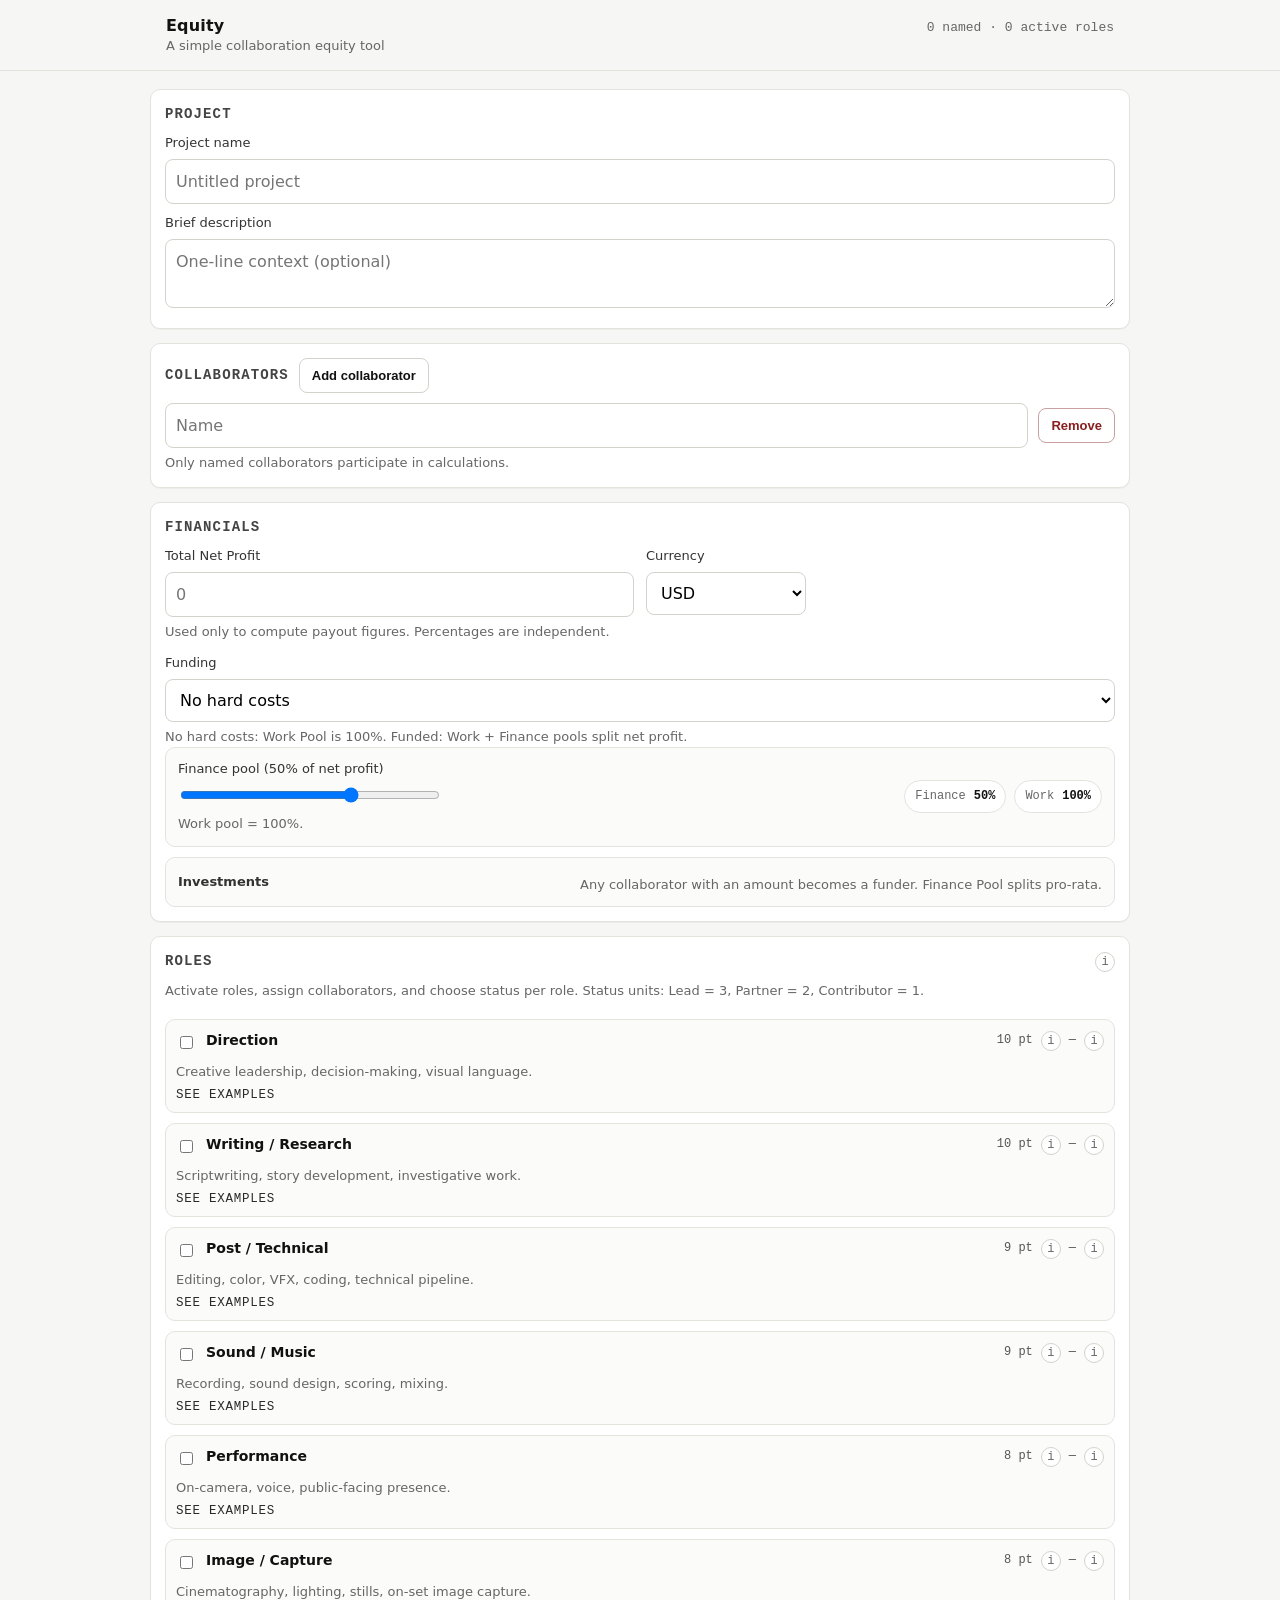
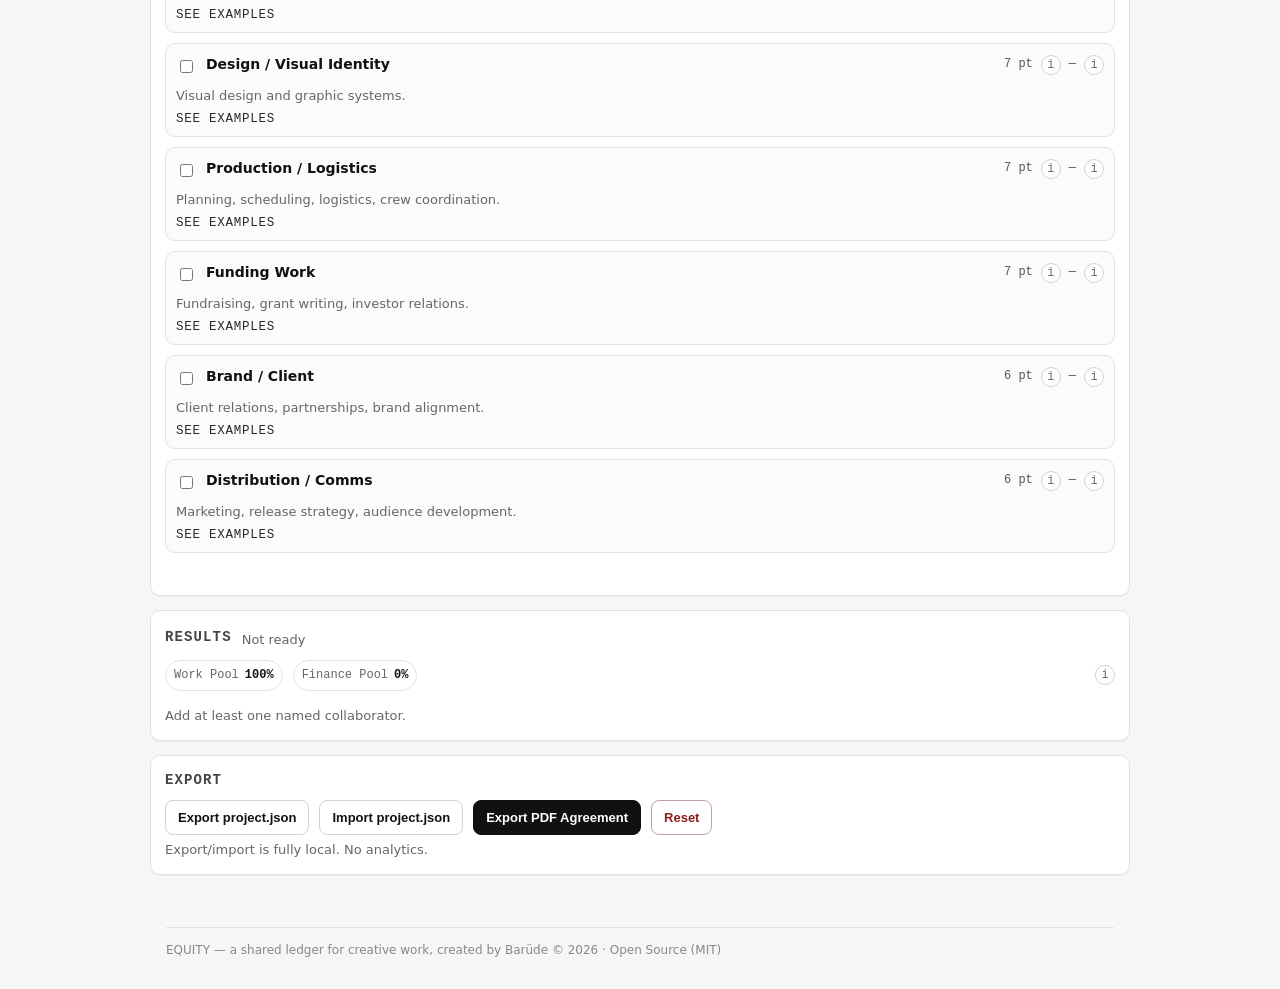
<file: equity/index.html>
<!doctype html>
<html lang="en">
  <head>
    <meta charset="utf-8" />
    <meta name="viewport" content="width=device-width, initial-scale=1" />
    <title>Equity</title>
    <link rel="stylesheet" href="./style.css" />
    <script defer src="./equity.js"></script>
  </head>
  <body>
    <header class="topbar">
      <div class="wrap topbar__inner">
        <div class="brand">
          <div class="brand__name">Equity</div>
          <div class="brand__sub">A simple collaboration equity tool</div>
        </div>
        <div class="topbar__meta" id="metaLine"></div>
      </div>
    </header>

    <main class="wrap stack">
      <section class="card">
        <div class="card__head">
          <h2>Project</h2>
        </div>
        <div class="stack-sm">
          <div class="field">
            <label for="projectName">Project name</label>
            <input id="projectName" type="text" placeholder="Untitled project" autocomplete="off" />
          </div>
          <div class="field">
            <label for="projectDesc">Brief description</label>
            <textarea id="projectDesc" rows="2" placeholder="One-line context (optional)"></textarea>
          </div>
        </div>
      </section>

      <section class="card">
        <div class="card__head row">
          <h2>Collaborators</h2>
          <button class="btn" id="addPersonBtn" type="button">Add collaborator</button>
        </div>
        <div id="peopleList" class="stack-sm"></div>
        <div class="hint">Only named collaborators participate in calculations.</div>
      </section>

      <section class="card">
        <div class="card__head">
          <h2>Financials</h2>
        </div>

        <div class="grid2">
          <div class="field">
            <label for="netProfit">Total Net Profit</label>
            <input id="netProfit" type="text" inputmode="decimal" placeholder="0" autocomplete="off" />
            <div class="hint">Used only to compute payout figures. Percentages are independent.</div>
          </div>

          <div class="field field--compact">
            <label for="currency">Currency</label>
            <select id="currency">
              <option value="EGP">EGP</option>
              <option value="AED">AED</option>
              <option value="SAR">SAR</option>
              <option value="USD" selected>USD</option>
              <option value="EUR">EUR</option>
              <option value="GBP">GBP</option>
            </select>
          </div>

          <div class="field field--full">
            <label for="fundingMode">Funding</label>
            <select id="fundingMode">
              <option value="none">No hard costs</option>
              <option value="funded">Funded</option>
            </select>
            <div class="hint">No hard costs: Work Pool is 100%. Funded: Work + Finance pools split net profit.</div>
          </div>
        </div>

        <div id="fundingPane" class="stack-sm" hidden>
          <div class="inset">
            <div class="row row--spread row--wrap">
              <div class="field" style="min-width: 260px">
                <label for="financePoolPct">Finance pool (<span id="financePoolPctLabel">50</span>% of net profit)</label>
                <input id="financePoolPct" type="range" min="30" max="60" step="1" value="50" />
                <div class="hint">Work pool = <span id="workPoolPctLabel">50</span>%.</div>
              </div>
              <div class="pillbox">
                <div class="pillbox__pill">
                  <span class="pillbox__k">Finance</span>
                  <span class="pillbox__v"><span id="financePoolPctPill">50</span>%</span>
                </div>
                <div class="pillbox__pill">
                  <span class="pillbox__k">Work</span>
                  <span class="pillbox__v"><span id="workPoolPctPill">50</span>%</span>
                </div>
              </div>
            </div>
          </div>

          <div class="inset">
            <div class="row row--spread">
              <div class="subhead">Investments</div>
              <div class="hint">Any collaborator with an amount becomes a funder. Finance Pool splits pro‑rata.</div>
            </div>
            <div id="fundersList" class="stack-sm"></div>
          </div>
        </div>
      </section>

      <section class="card">
        <div class="card__head card__head--row">
          <h2>Roles</h2>
          <button
            class="info"
            type="button"
            aria-label="About roles"
            data-tip="Work is split into role buckets. Only active roles count, and their points are normalized so the Work Pool always totals 100%."
          >
            i
          </button>
        </div>
        <div class="hint">
          Activate roles, assign collaborators, and choose status per role.
          Status units: Lead = 3, Partner = 2, Contributor = 1.
        </div>
        <div id="rolesList" class="stack"></div>
      </section>

      <section class="card">
        <div class="card__head row">
          <h2>Results</h2>
          <div class="hint" id="calcStatus"></div>
        </div>
        <div id="resultsPane" class="stack-sm"></div>
      </section>

      <section class="card">
        <div class="card__head">
          <h2>Export</h2>
        </div>
        <div class="row row--wrap">
          <button class="btn" id="exportJsonBtn" type="button">Export project.json</button>
          <button class="btn" id="importJsonBtn" type="button">Import project.json</button>
          <button class="btn btn--primary" id="exportPdfBtn" type="button">Export PDF Agreement</button>
          <button class="btn btn--danger" id="resetBtn" type="button" title="Clears local autosave">Reset</button>
          <input id="importFile" type="file" accept="application/json" hidden />
        </div>
        <div class="hint">Export/import is fully local. No analytics.</div>
      </section>
    </main>

    <footer class="footer">
      <div class="wrap footer__inner">
        <div class="footer__credit">EQUITY — a shared ledger for creative work, created by Barüde © 2026 · Open Source (MIT)</div>
      </div>
    </footer>
  </body>
</html>
</file>
<file: equity/style.css>
:root {
  --bg: #f6f6f4;
  --card: #ffffff;
  --text: #131313;
  --muted: #666;
  --border: #e3e3de;
  --border-strong: #d3d3cb;
  --mono: ui-monospace, SFMono-Regular, Menlo, Monaco, Consolas, "Liberation Mono", "Courier New", monospace;
  --sans: ui-sans-serif, system-ui, -apple-system, Segoe UI, Roboto, Helvetica, Arial, "Apple Color Emoji",
    "Segoe UI Emoji";
  --shadow: 0 1px 0 rgba(0, 0, 0, 0.04);
  --radius: 10px;
}

*,
*::before,
*::after {
  box-sizing: border-box;
}

html,
body {
  height: 100%;
}

body {
  margin: 0;
  background: var(--bg);
  color: var(--text);
  font-family: var(--sans);
  line-height: 1.45;
}

.wrap {
  max-width: 980px;
  margin: 0 auto;
  padding: 0 16px;
}

.topbar {
  position: sticky;
  top: 0;
  z-index: 10;
  background: rgba(246, 246, 244, 0.92);
  backdrop-filter: blur(8px);
  border-bottom: 1px solid var(--border);
}

.topbar__inner {
  display: flex;
  align-items: baseline;
  justify-content: space-between;
  padding: 14px 16px;
}

.brand__name {
  font-weight: 650;
  letter-spacing: 0.01em;
}

.brand__sub {
  color: var(--muted);
  font-size: 13px;
}

.topbar__meta {
  color: var(--muted);
  font-size: 13px;
  font-family: var(--mono);
  text-align: right;
}

.stack {
  display: flex;
  flex-direction: column;
  gap: 14px;
  padding: 18px 0 28px;
}

.stack-sm {
  display: flex;
  flex-direction: column;
  gap: 10px;
}

.card {
  background: var(--card);
  border: 1px solid var(--border);
  border-radius: var(--radius);
  box-shadow: var(--shadow);
  padding: 14px;
}

.card__head {
  margin-bottom: 10px;
}

.card__head--row {
  display: flex;
  align-items: center;
  justify-content: space-between;
  gap: 10px;
}

.card__head h2 {
  font-size: 14px;
  margin: 0;
  letter-spacing: 0.08em;
  text-transform: uppercase;
  font-family: var(--mono);
  font-weight: 650;
  color: #444;
}

.info {
  appearance: none;
  border: 1px solid var(--border-strong);
  background: #fff;
  color: #666;
  width: 20px;
  height: 20px;
  border-radius: 999px;
  display: inline-flex;
  align-items: center;
  justify-content: center;
  font-family: var(--mono);
  font-size: 12px;
  line-height: 1;
  cursor: help;
}

.info:hover,
.info:focus-visible {
  outline: none;
  border-color: #111;
  color: #111;
}

.tooltip {
  position: fixed;
  z-index: 999;
  max-width: 320px;
  padding: 10px 12px;
  border-radius: 10px;
  background: rgba(17, 17, 17, 0.96);
  color: #fff;
  font-size: 12.5px;
  line-height: 1.45;
  box-shadow: 0 16px 40px rgba(0, 0, 0, 0.28);
  opacity: 0;
  transform: translateY(6px);
  transition: opacity 0.12s ease, transform 0.12s ease;
  pointer-events: none;
}

.tooltip[data-show="true"] {
  opacity: 1;
  transform: translateY(0);
}

.row {
  display: flex;
  align-items: center;
  gap: 10px;
}

.row--spread {
  justify-content: space-between;
}

.row--wrap {
  flex-wrap: wrap;
}

.grid2 {
  display: grid;
  grid-template-columns: 1fr 1fr;
  gap: 12px;
}

.field--full {
  grid-column: 1 / -1;
}

.field--compact select {
  max-width: 160px;
}

@media (max-width: 820px) {
  .grid2 {
    grid-template-columns: 1fr;
  }
  .field--full {
    grid-column: auto;
  }
}

.field label {
  display: block;
  font-size: 13px;
  color: #333;
  margin-bottom: 6px;
}

input[type="text"],
select,
textarea {
  width: 100%;
  padding: 10px 10px;
  border: 1px solid var(--border-strong);
  border-radius: 8px;
  background: #fff;
  font: inherit;
}

input[type="text"]:focus,
select:focus,
textarea:focus {
  outline: none;
  border-color: #111;
}

textarea {
  resize: vertical;
}

input[type="range"] {
  width: 100%;
}

.hint {
  margin-top: 6px;
  font-size: 13px;
  color: var(--muted);
}

.btn {
  appearance: none;
  border: 1px solid var(--border-strong);
  background: #fff;
  color: #111;
  padding: 9px 12px;
  border-radius: 8px;
  cursor: pointer;
  font-weight: 600;
  font-size: 13px;
}

.btn:hover {
  border-color: #111;
}

.btn--primary {
  background: #111;
  color: #fff;
  border-color: #111;
}

.btn--primary:hover {
  filter: brightness(1.06);
}

.btn--danger {
  border-color: #c9a0a0;
  color: #8a1e1e;
}

.btn--danger:hover {
  border-color: #8a1e1e;
}

.inset {
  border: 1px solid var(--border);
  border-radius: 10px;
  padding: 12px;
  background: #fbfbfa;
}

.subhead {
  font-weight: 650;
  font-size: 13px;
  color: #333;
}

.pillbox {
  display: flex;
  gap: 8px;
  flex-wrap: wrap;
}

.pillbox__pill {
  border: 1px solid var(--border);
  background: #fff;
  border-radius: 999px;
  padding: 7px 10px;
  display: flex;
  align-items: baseline;
  gap: 8px;
  font-family: var(--mono);
  font-size: 12px;
}

.pillbox__k {
  color: #666;
}

.pillbox__v {
  font-weight: 700;
  color: #111;
}

.people-row {
  display: grid;
  grid-template-columns: 1fr auto;
  gap: 10px;
  align-items: center;
}

@media (max-width: 620px) {
  .topbar__inner {
    align-items: center;
  }
  .topbar__meta {
    display: none;
  }
  .people-row {
    grid-template-columns: 1fr;
  }
  .people-row .btn {
    width: 100%;
  }
  .role-head {
    grid-template-columns: auto 1fr;
  }
  .role-head__badges {
    grid-column: 1 / -1;
    justify-content: flex-start;
    padding-top: 6px;
  }
  .card {
    padding: 12px;
  }
  .btn {
    padding: 10px 12px;
  }
}

.chip {
  border: 1px solid var(--border);
  background: #fff;
  border-radius: 10px;
  padding: 10px;
}

.chip__head {
  display: flex;
  justify-content: space-between;
  gap: 10px;
  align-items: baseline;
}

.chip__title {
  font-weight: 650;
}

.chip__desc {
  margin-top: 6px;
  color: var(--muted);
  font-size: 13px;
}

.linkbtn {
  appearance: none;
  border: none;
  background: transparent;
  padding: 0;
  margin: 6px 0 0;
  cursor: pointer;
  color: #2a2a2a;
  font-size: 12.5px;
  font-family: var(--mono);
  text-transform: uppercase;
  letter-spacing: 0.06em;
}

.linkbtn:hover {
  color: #000;
  text-decoration: underline;
}

.roleExamplesRow {
  display: flex;
  gap: 10px;
  align-items: center;
}

.examplesList {
  display: grid;
  grid-template-columns: 1fr 1fr;
  gap: 4px 10px;
  margin: 8px 0 2px;
}

.examplesItem {
  font-size: 12px;
  color: #666;
  line-height: 1.4;
  padding: 2px 0;
  white-space: nowrap;
  overflow: hidden;
  text-overflow: ellipsis;
}

.examplesItem::before {
  content: "–";
  margin-right: 5px;
  color: #bbb;
}

@media (max-width: 480px) {
  .examplesList {
    grid-template-columns: 1fr;
  }
}

.role-grid {
  display: grid;
  grid-template-columns: 1fr;
  gap: 10px;
}

.roleCard {
  background: #fbfbfa;
}

.roleCard--active {
  background: #fff;
  border-color: var(--border-strong);
}

.role-head {
  display: grid;
  grid-template-columns: auto 1fr auto;
  gap: 10px;
  align-items: start;
}

.role-head__toggle {
  padding-top: 2px;
}

.role-head__name {
  font-weight: 700;
  font-size: 14px;
  color: #111;
  min-width: 0;
}

.role-head__badges {
  display: flex;
  gap: 8px;
  flex-wrap: wrap;
  justify-content: flex-end;
  align-items: center;
  padding-top: 1px;
  min-width: 0;
}

.roleBadge {
  display: inline-flex;
  align-items: center;
  gap: 8px;
  font-family: var(--mono);
  font-size: 12px;
  color: #555;
  white-space: nowrap;
}

.role-body {
  margin-top: 8px;
}

.role-assign {
  margin-top: 10px;
  padding-top: 10px;
  border-top: 1px solid var(--border);
}

.roleAddRow {
  margin-top: 4px;
}

.roleAddSelect {
  min-width: 240px;
  max-width: 100%;
}

@media (max-width: 620px) {
  .roleAddSelect {
    min-width: 0;
    width: 100%;
  }
}

.memberList {
  display: flex;
  flex-direction: column;
  gap: 8px;
}

.memberRow {
  display: grid;
  grid-template-columns: minmax(140px, 1fr) 170px 64px 42px;
  gap: 10px;
  align-items: center;
}

.memberRow--head {
  display: grid;
  font-family: var(--mono);
  text-transform: uppercase;
  letter-spacing: 0.08em;
  font-size: 11px;
  color: #777;
  padding-bottom: 6px;
  border-bottom: 1px solid var(--border);
}

.memberRow__name {
  min-width: 0;
  overflow: hidden;
  text-overflow: ellipsis;
  white-space: nowrap;
}

.memberRow__status select {
  min-width: 0;
  width: 100%;
}

.memberRow__units {
  justify-self: end;
}

.memberRow__remove {
  justify-self: end;
}

.memberRow__remove .btn {
  min-width: 38px;
  padding: 8px 10px;
}

.unitsBadge {
  display: inline-flex;
  align-items: center;
  justify-content: center;
  min-width: 44px;
  padding: 6px 8px;
  border: 1px solid var(--border);
  border-radius: 999px;
  background: #fff;
  font-family: var(--mono);
  font-size: 12px;
  color: #333;
}

@media (max-width: 620px) {
  .memberRow--head {
    display: none;
  }
  .memberRow {
    grid-template-columns: 1fr 64px 42px;
    grid-template-areas:
      "name name name"
      "status units remove";
    align-items: stretch;
    gap: 8px 10px;
    padding: 10px;
    border: 1px solid var(--border);
    border-radius: 10px;
    background: #fff;
  }
  .memberRow__name {
    grid-area: name;
    font-weight: 650;
    overflow: visible;
    text-overflow: initial;
    white-space: normal;
  }
  .memberRow__status {
    grid-area: status;
  }
  .memberRow__status select {
    width: 100%;
  }
  .memberRow__units,
  .memberRow__remove {
    align-self: center;
  }
  .memberRow__units {
    grid-area: units;
    justify-self: end;
  }
  .memberRow__remove {
    grid-area: remove;
    justify-self: end;
  }
  .memberRow__remove .btn {
    width: 42px;
  }
}

.table-wrap {
  overflow-x: auto;
  -webkit-overflow-scrolling: touch;
}

.resultsCards {
  display: none;
  gap: 10px;
}

.resultCard {
  border: 1px solid var(--border);
  border-radius: 12px;
  background: #fff;
  padding: 12px;
}

.resultCard__name {
  font-weight: 700;
  margin-bottom: 10px;
}

.resultCard__grid {
  display: grid;
  grid-template-columns: 1fr auto;
  gap: 8px 12px;
  align-items: baseline;
}

.resultCard__k {
  font-family: var(--mono);
  font-size: 11px;
  text-transform: uppercase;
  letter-spacing: 0.08em;
  color: #777;
}

.resultCard__v {
  font-family: var(--mono);
  text-align: right;
  font-variant-numeric: tabular-nums;
}

.table {
  width: 100%;
  border-collapse: collapse;
  min-width: 640px;
}

.table th,
.table td {
  border-bottom: 1px solid var(--border);
  padding: 9px 6px;
  font-size: 13px;
}

.table th {
  color: #666;
  font-family: var(--mono);
  text-transform: uppercase;
  letter-spacing: 0.08em;
  font-size: 11px;
  font-weight: 650;
  text-align: left;
}

.table th.num {
  text-align: right;
}

.num {
  text-align: right;
  font-family: var(--mono);
  font-variant-numeric: tabular-nums;
}

.table th.num,
.table td.num {
  padding-right: 10px;
}

.table th,
.table td {
  padding-left: 10px;
}

@media (max-width: 620px) {
  .resultsCards {
    display: flex;
    flex-direction: column;
  }
  .resultsTable {
    display: none;
  }
  .table {
    min-width: 0;
  }
}

.badge {
  display: inline-flex;
  align-items: center;
  gap: 6px;
  border: 1px solid var(--border);
  background: #fff;
  padding: 6px 8px;
  border-radius: 999px;
  font-size: 12px;
  font-family: var(--mono);
}

.badge strong {
  font-weight: 800;
}

.footer {
  padding: 24px 0 30px;
  color: #888;
  font-size: 12px;
}

.footer__credit {
  border-top: 1px solid var(--border);
  padding-top: 14px;
}
</file>
